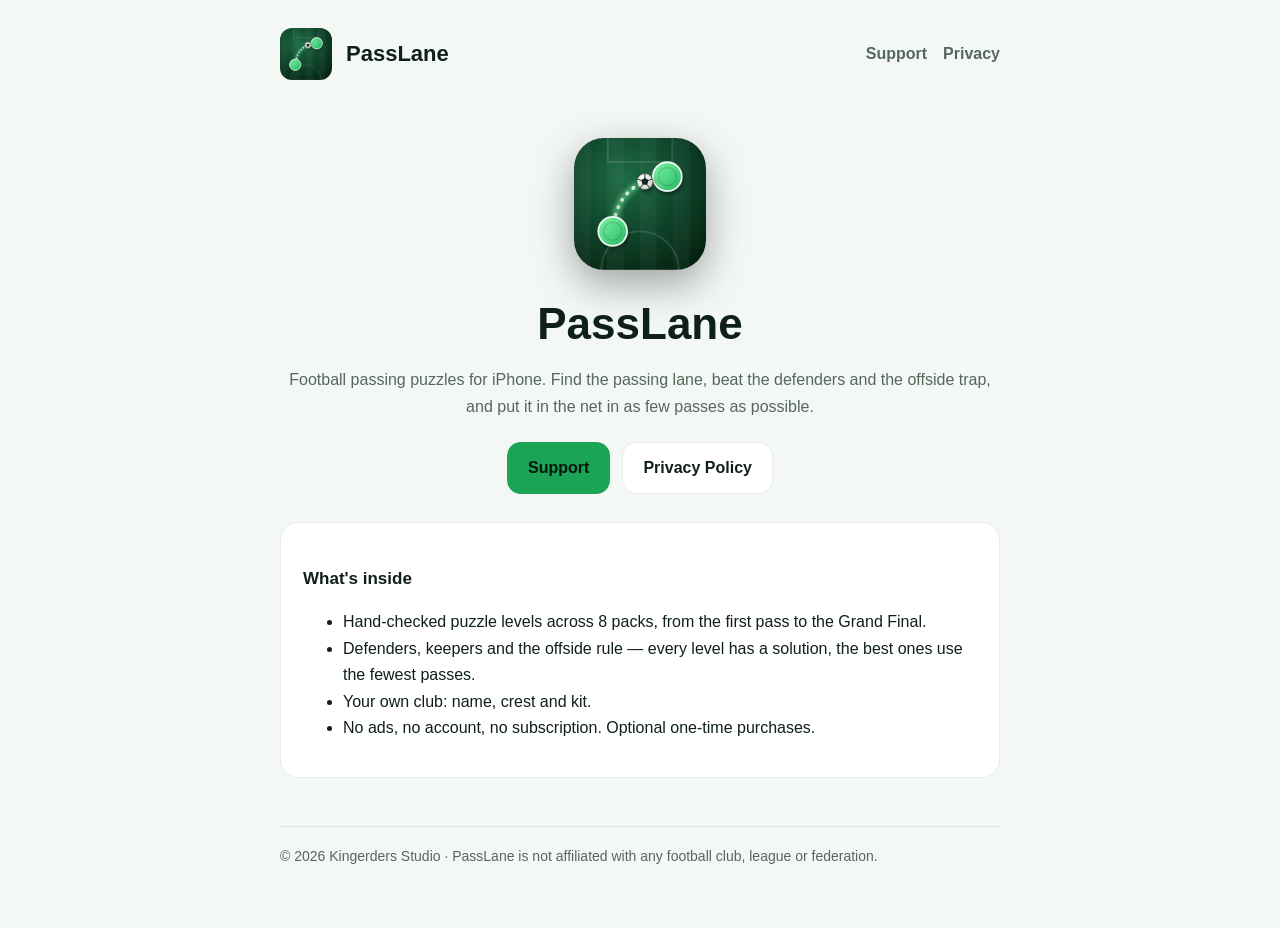
<file: index.html>
<!doctype html>
<html lang="en">
<head>
<meta charset="utf-8">
<meta name="viewport" content="width=device-width, initial-scale=1">
<title>PassLane — Football passing puzzles</title>
<meta name="description" content="PassLane is a football passing puzzle game for iPhone by Kingerders Studio.">
<link rel="icon" href="logo.svg" type="image/svg+xml">
<link rel="stylesheet" href="style.css">
</head>
<body>
<div class="wrap">
<header>
  <img src="logo.svg" alt="">
  <a class="brand" href="./">PassLane</a>
  <nav>
    <a href="support.html">Support</a>
    <a href="privacy.html">Privacy</a>
  </nav>
</header>
<section class="hero">
  <img src="logo.svg" alt="PassLane app icon">
  <h1>PassLane</h1>
  <p class="muted">Football passing puzzles for iPhone. Find the passing lane, beat the defenders and the offside trap, and put it in the net in as few passes as possible.</p>
  <div class="buttons">
    <a class="btn primary" href="support.html">Support</a>
    <a class="btn" href="privacy.html">Privacy Policy</a>
  </div>
</section>
<div class="card">
  <h3>What's inside</h3>
  <ul>
    <li>Hand-checked puzzle levels across 8 packs, from the first pass to the Grand Final.</li>
    <li>Defenders, keepers and the offside rule — every level has a solution, the best ones use the fewest passes.</li>
    <li>Your own club: name, crest and kit.</li>
    <li>No ads, no account, no subscription. Optional one-time purchases.</li>
  </ul>
</div>
<footer>© 2026 Kingerders Studio · PassLane is not affiliated with any football club, league or federation.</footer>
</div>
</body>
</html>
</file>
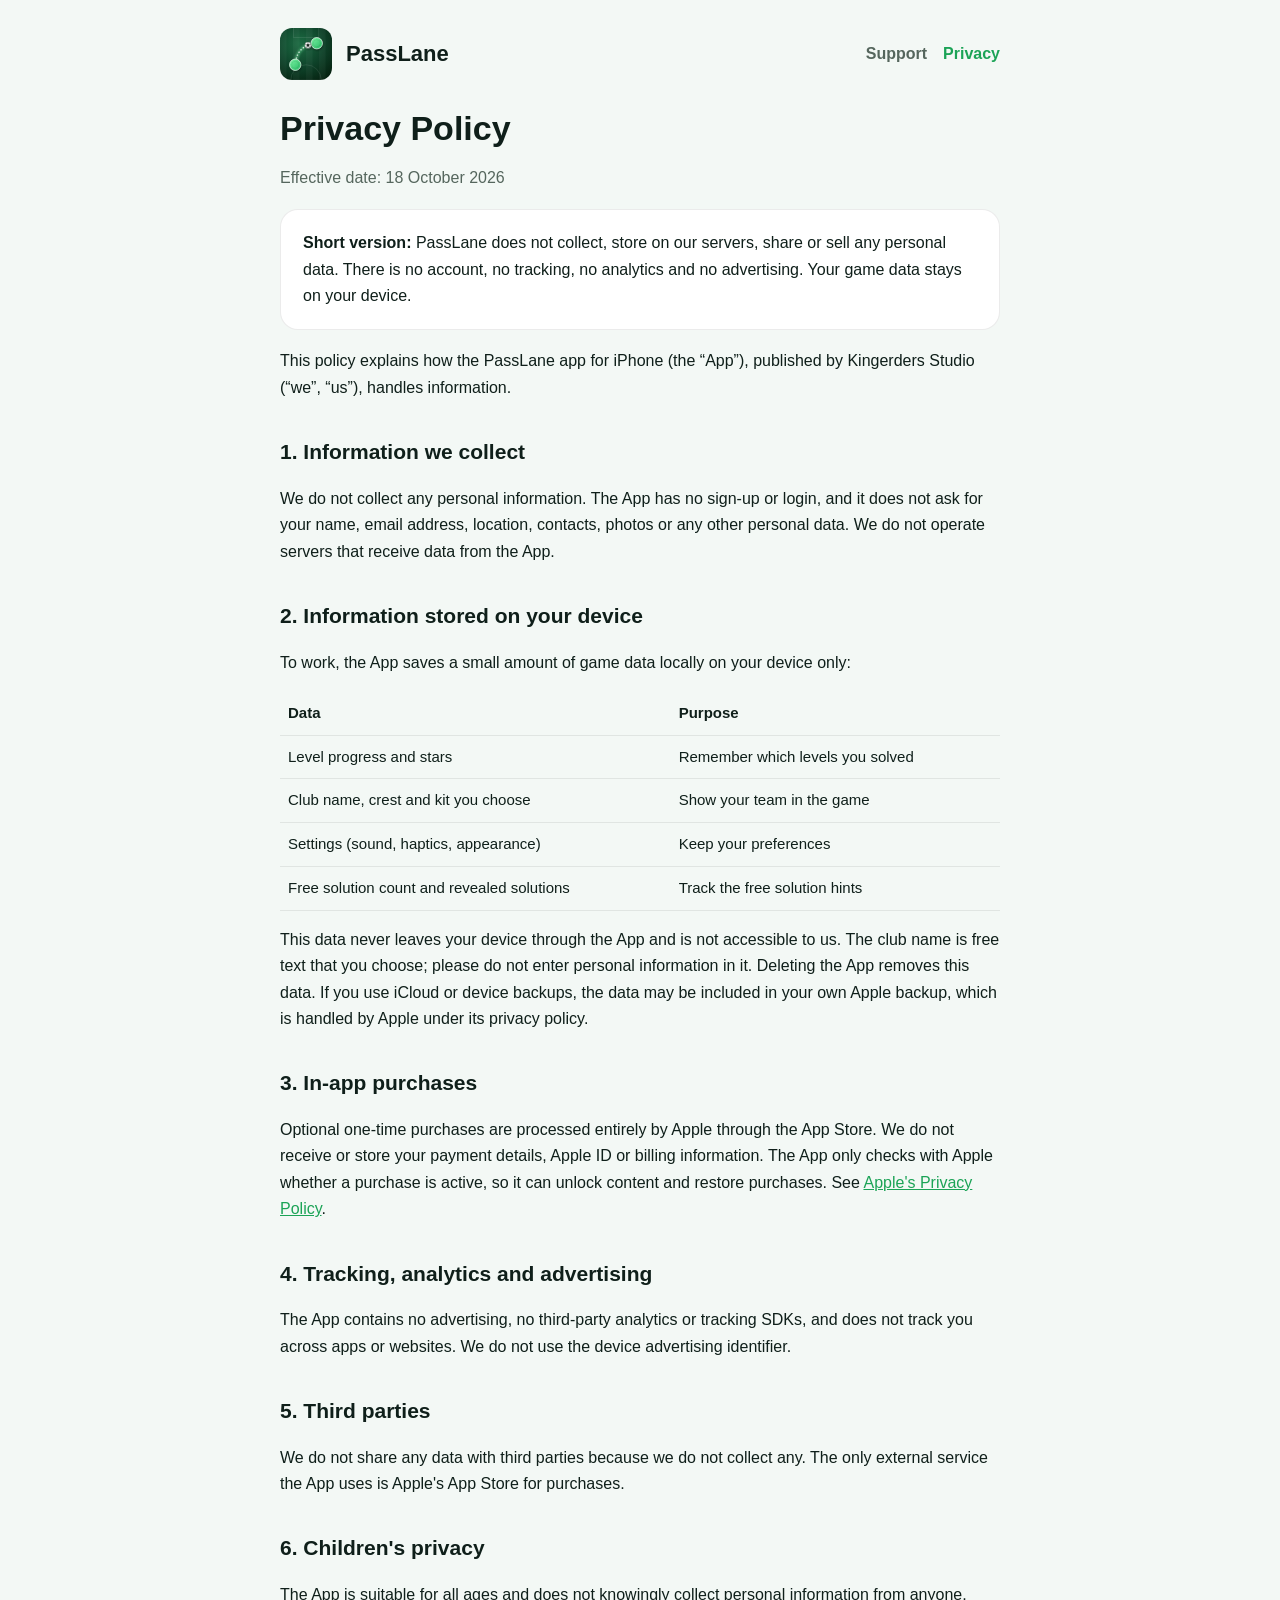
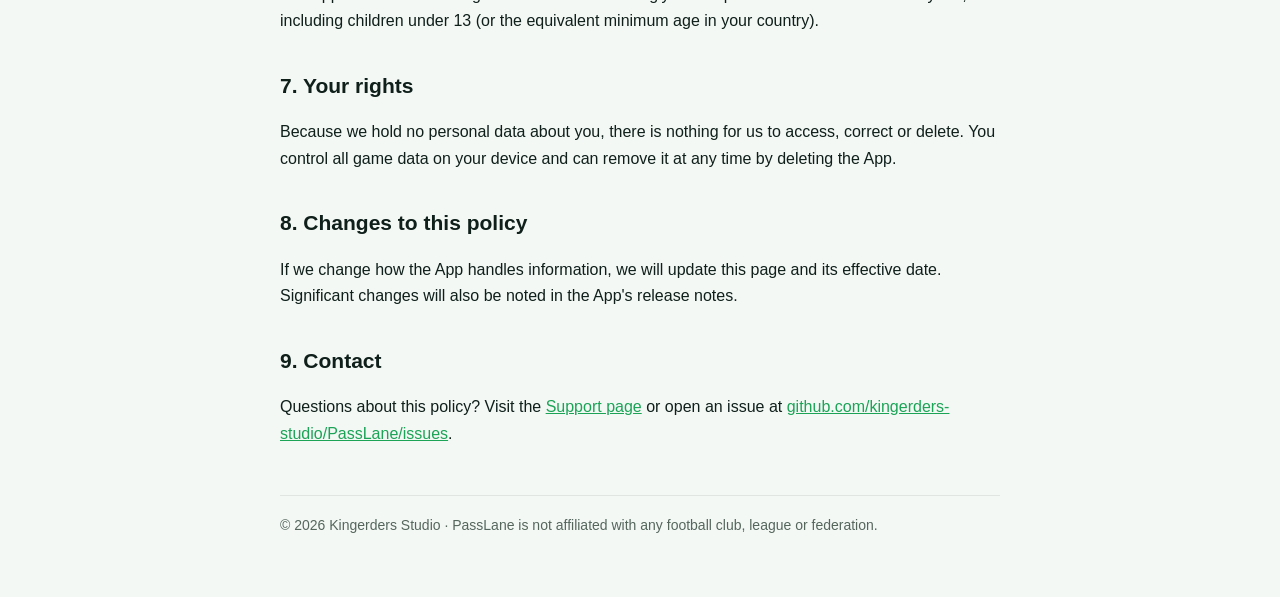
<file: privacy.html>
<!doctype html>
<html lang="en">
<head>
<meta charset="utf-8">
<meta name="viewport" content="width=device-width, initial-scale=1">
<title>Privacy Policy — PassLane</title>
<meta name="description" content="Privacy Policy for the PassLane iOS app.">
<link rel="icon" href="logo.svg" type="image/svg+xml">
<link rel="stylesheet" href="style.css">
</head>
<body>
<div class="wrap">
<header>
  <img src="logo.svg" alt="">
  <a class="brand" href="./">PassLane</a>
  <nav>
    <a href="support.html">Support</a>
    <a href="privacy.html" class="on">Privacy</a>
  </nav>
</header>
<h1>Privacy Policy</h1>
<p class="muted">Effective date: 18 October 2026</p>

<div class="card">
  <strong>Short version:</strong> PassLane does not collect, store on our servers, share or sell any personal data. There is no account, no tracking, no analytics and no advertising. Your game data stays on your device.
</div>

<p>This policy explains how the PassLane app for iPhone (the “App”), published by Kingerders Studio (“we”, “us”), handles information.</p>

<h2>1. Information we collect</h2>
<p>We do not collect any personal information. The App has no sign-up or login, and it does not ask for your name, email address, location, contacts, photos or any other personal data. We do not operate servers that receive data from the App.</p>

<h2>2. Information stored on your device</h2>
<p>To work, the App saves a small amount of game data locally on your device only:</p>
<table>
  <tr><th>Data</th><th>Purpose</th></tr>
  <tr><td>Level progress and stars</td><td>Remember which levels you solved</td></tr>
  <tr><td>Club name, crest and kit you choose</td><td>Show your team in the game</td></tr>
  <tr><td>Settings (sound, haptics, appearance)</td><td>Keep your preferences</td></tr>
  <tr><td>Free solution count and revealed solutions</td><td>Track the free solution hints</td></tr>
</table>
<p>This data never leaves your device through the App and is not accessible to us. The club name is free text that you choose; please do not enter personal information in it. Deleting the App removes this data. If you use iCloud or device backups, the data may be included in your own Apple backup, which is handled by Apple under its privacy policy.</p>

<h2>3. In-app purchases</h2>
<p>Optional one-time purchases are processed entirely by Apple through the App Store. We do not receive or store your payment details, Apple ID or billing information. The App only checks with Apple whether a purchase is active, so it can unlock content and restore purchases. See <a href="https://www.apple.com/legal/privacy/">Apple's Privacy Policy</a>.</p>

<h2>4. Tracking, analytics and advertising</h2>
<p>The App contains no advertising, no third-party analytics or tracking SDKs, and does not track you across apps or websites. We do not use the device advertising identifier.</p>

<h2>5. Third parties</h2>
<p>We do not share any data with third parties because we do not collect any. The only external service the App uses is Apple's App Store for purchases.</p>

<h2>6. Children's privacy</h2>
<p>The App is suitable for all ages and does not knowingly collect personal information from anyone, including children under 13 (or the equivalent minimum age in your country).</p>

<h2>7. Your rights</h2>
<p>Because we hold no personal data about you, there is nothing for us to access, correct or delete. You control all game data on your device and can remove it at any time by deleting the App.</p>

<h2>8. Changes to this policy</h2>
<p>If we change how the App handles information, we will update this page and its effective date. Significant changes will also be noted in the App's release notes.</p>

<h2>9. Contact</h2>
<p>Questions about this policy? Visit the <a href="support.html">Support page</a> or open an issue at <a href="https://github.com/kingerders-studio/PassLane/issues">github.com/kingerders-studio/PassLane/issues</a>.</p>
<footer>© 2026 Kingerders Studio · PassLane is not affiliated with any football club, league or federation.</footer>
</div>
</body>
</html>
</file>
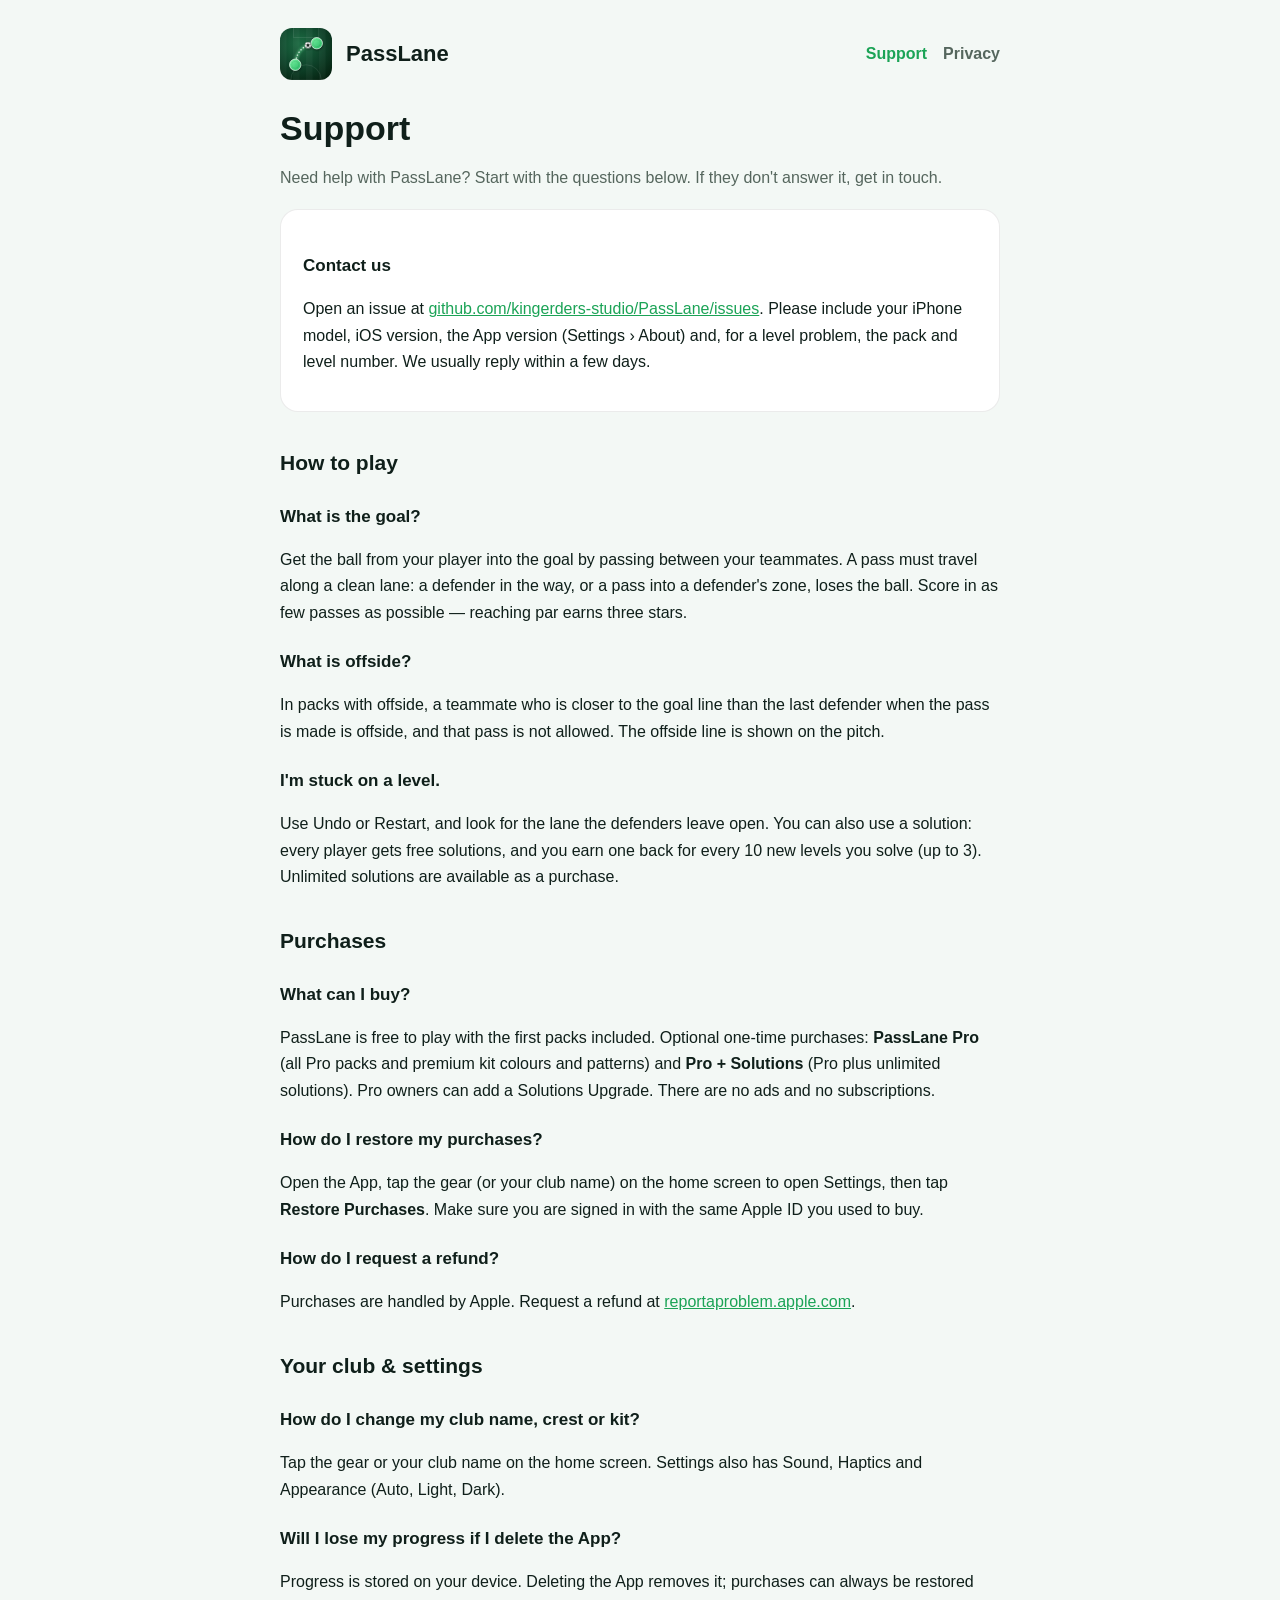
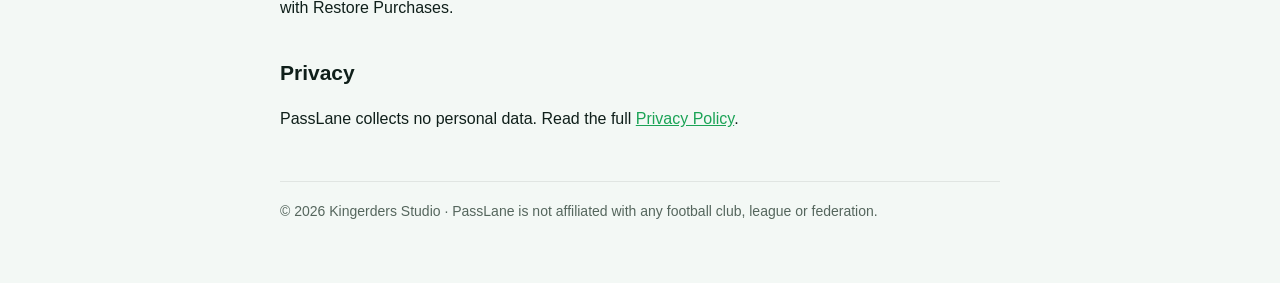
<file: support.html>
<!doctype html>
<html lang="en">
<head>
<meta charset="utf-8">
<meta name="viewport" content="width=device-width, initial-scale=1">
<title>Support — PassLane</title>
<meta name="description" content="Help and contact for the PassLane iOS app.">
<link rel="icon" href="logo.svg" type="image/svg+xml">
<link rel="stylesheet" href="style.css">
</head>
<body>
<div class="wrap">
<header>
  <img src="logo.svg" alt="">
  <a class="brand" href="./">PassLane</a>
  <nav>
    <a href="support.html" class="on">Support</a>
    <a href="privacy.html">Privacy</a>
  </nav>
</header>
<h1>Support</h1>
<p class="muted">Need help with PassLane? Start with the questions below. If they don't answer it, get in touch.</p>

<div class="card">
  <h3>Contact us</h3>
  <p>Open an issue at <a href="https://github.com/kingerders-studio/PassLane/issues">github.com/kingerders-studio/PassLane/issues</a>. Please include your iPhone model, iOS version, the App version (Settings › About) and, for a level problem, the pack and level number. We usually reply within a few days.</p>
</div>

<h2>How to play</h2>
<h3>What is the goal?</h3>
<p>Get the ball from your player into the goal by passing between your teammates. A pass must travel along a clean lane: a defender in the way, or a pass into a defender's zone, loses the ball. Score in as few passes as possible — reaching par earns three stars.</p>
<h3>What is offside?</h3>
<p>In packs with offside, a teammate who is closer to the goal line than the last defender when the pass is made is offside, and that pass is not allowed. The offside line is shown on the pitch.</p>
<h3>I'm stuck on a level.</h3>
<p>Use Undo or Restart, and look for the lane the defenders leave open. You can also use a solution: every player gets free solutions, and you earn one back for every 10 new levels you solve (up to 3). Unlimited solutions are available as a purchase.</p>

<h2>Purchases</h2>
<h3>What can I buy?</h3>
<p>PassLane is free to play with the first packs included. Optional one-time purchases: <strong>PassLane Pro</strong> (all Pro packs and premium kit colours and patterns) and <strong>Pro + Solutions</strong> (Pro plus unlimited solutions). Pro owners can add a Solutions Upgrade. There are no ads and no subscriptions.</p>
<h3>How do I restore my purchases?</h3>
<p>Open the App, tap the gear (or your club name) on the home screen to open Settings, then tap <strong>Restore Purchases</strong>. Make sure you are signed in with the same Apple ID you used to buy.</p>
<h3>How do I request a refund?</h3>
<p>Purchases are handled by Apple. Request a refund at <a href="https://reportaproblem.apple.com">reportaproblem.apple.com</a>.</p>

<h2>Your club &amp; settings</h2>
<h3>How do I change my club name, crest or kit?</h3>
<p>Tap the gear or your club name on the home screen. Settings also has Sound, Haptics and Appearance (Auto, Light, Dark).</p>
<h3>Will I lose my progress if I delete the App?</h3>
<p>Progress is stored on your device. Deleting the App removes it; purchases can always be restored with Restore Purchases.</p>

<h2>Privacy</h2>
<p>PassLane collects no personal data. Read the full <a href="privacy.html">Privacy Policy</a>.</p>
<footer>© 2026 Kingerders Studio · PassLane is not affiliated with any football club, league or federation.</footer>
</div>
</body>
</html>
</file>
<file: style.css>
:root{--bg:#06150d;--card:#0d2418;--text:#f2f7f4;--muted:#a9bdb1;--accent:#59e68c;--line:rgba(255,255,255,.1)}
@media (prefers-color-scheme: light){:root{--bg:#f3f8f5;--card:#fff;--text:#0f1f1a;--muted:#55665d;--accent:#1ba356;--line:rgba(0,0,0,.08)}}
*{box-sizing:border-box}
body{margin:0;background:var(--bg);color:var(--text);font:16px/1.65 -apple-system,BlinkMacSystemFont,"SF Pro Text","Segoe UI",Roboto,Helvetica,Arial,sans-serif;-webkit-font-smoothing:antialiased}
a{color:var(--accent)}
.wrap{max-width:760px;margin:0 auto;padding:28px 20px 60px}
header{display:flex;align-items:center;gap:14px;margin-bottom:28px}
header img{width:52px;height:52px;border-radius:12px}
header .brand{font-weight:800;font-size:22px;color:var(--text);text-decoration:none}
nav{margin-left:auto;display:flex;gap:16px;font-weight:600}
nav a{text-decoration:none;color:var(--muted)}
nav a.on,nav a:hover{color:var(--accent)}
h1{font-size:34px;line-height:1.2;margin:0 0 6px}
h2{font-size:21px;margin:34px 0 8px}
h3{font-size:17px;margin:22px 0 4px}
.muted{color:var(--muted)}
.card{background:var(--card);border:1px solid var(--line);border-radius:18px;padding:20px 22px;margin:18px 0}
.hero{text-align:center;padding:30px 0 10px}
.hero img{width:132px;height:132px;border-radius:30px;box-shadow:0 14px 40px rgba(0,0,0,.35)}
.hero h1{font-size:44px;margin-top:20px}
.buttons{display:flex;gap:12px;justify-content:center;flex-wrap:wrap;margin-top:22px}
.btn{display:inline-block;padding:12px 20px;border-radius:14px;font-weight:700;text-decoration:none;border:1px solid var(--line);color:var(--text);background:var(--card)}
.btn.primary{background:var(--accent);color:#06150d;border-color:transparent}
table{width:100%;border-collapse:collapse;font-size:15px}
td,th{text-align:left;padding:9px 8px;border-bottom:1px solid var(--line);vertical-align:top}
footer{margin-top:48px;padding-top:18px;border-top:1px solid var(--line);font-size:14px;color:var(--muted)}
</file>
